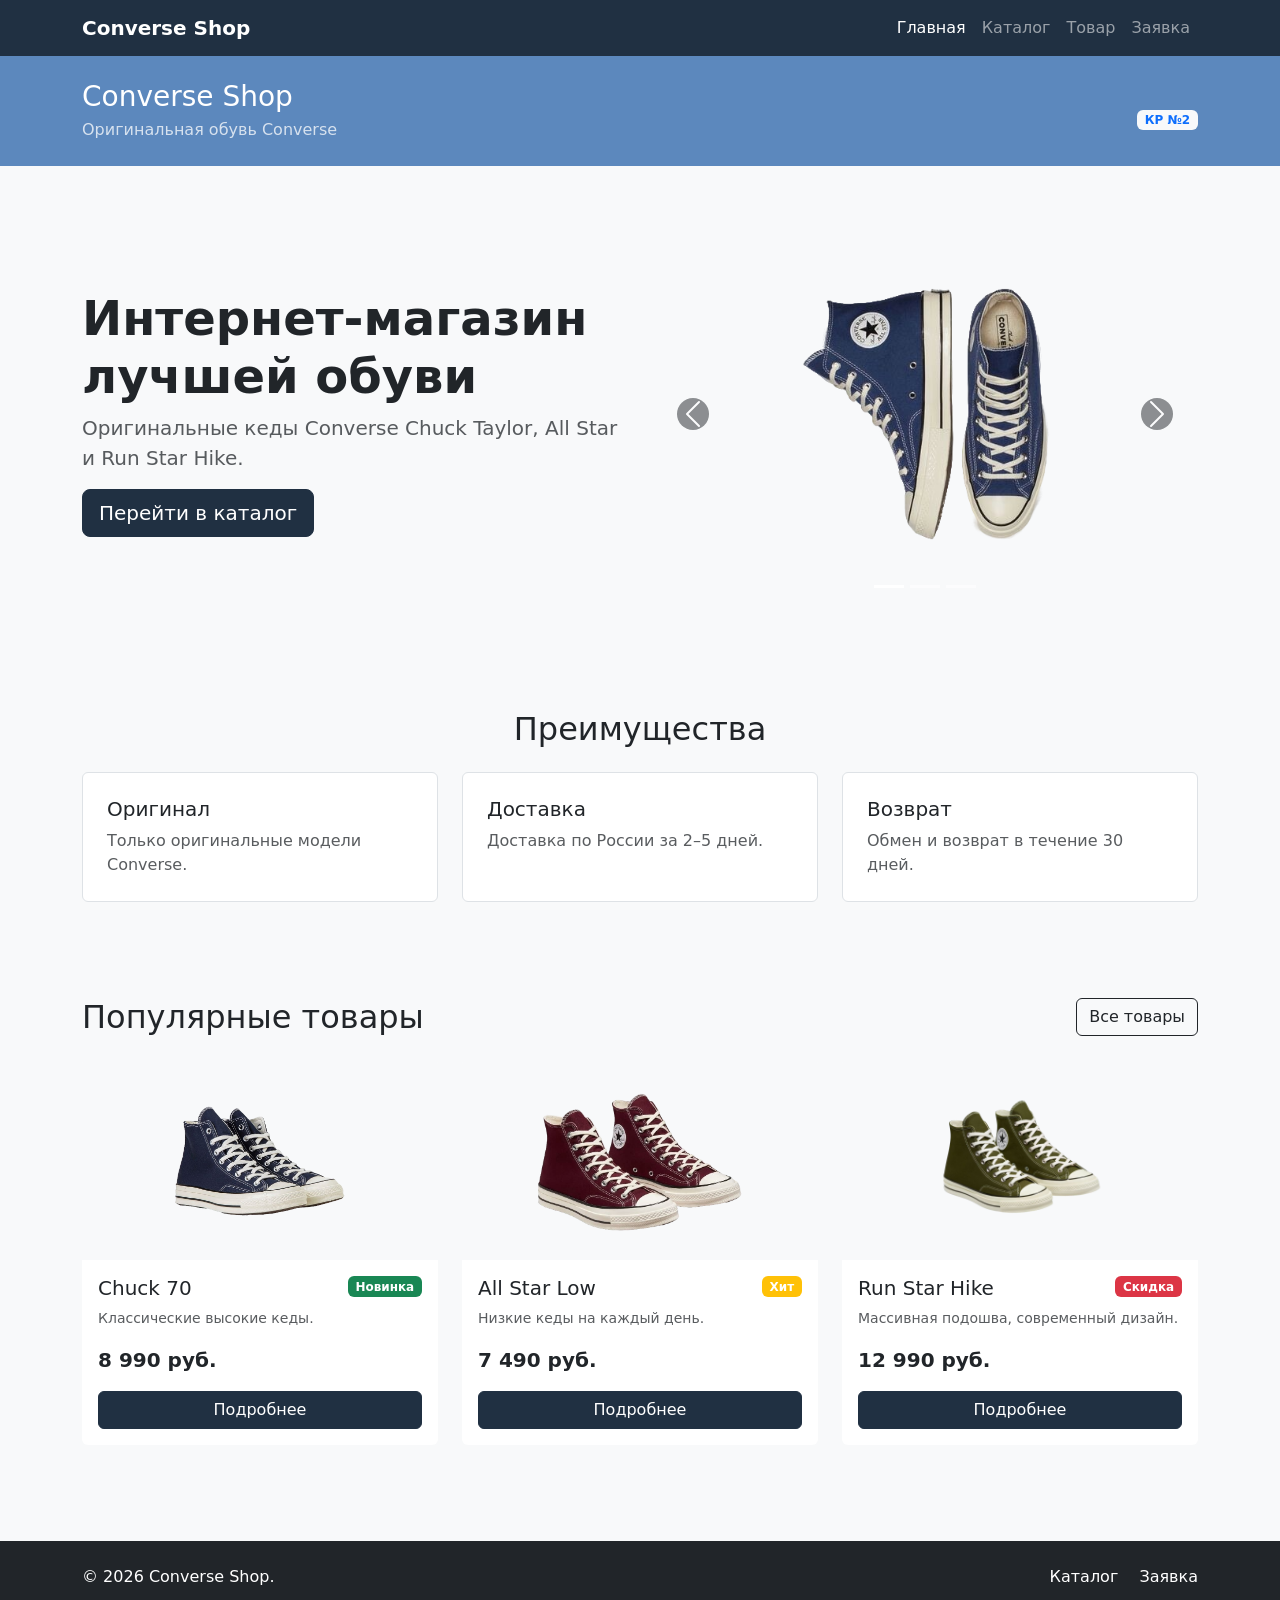
<file: index.html>
<!doctype html>
<html lang="ru">
  <head>
    <meta charset="UTF-8" />
    <meta name="viewport" content="width=device-width, initial-scale=1.0" />
    <title>Главная - Converse Shop</title>
    <link rel="stylesheet" href="css/bootstrap.min.css" />
    <link rel="stylesheet" href="css/custom.css" />
  </head>
  <body class="bg-light">
    <nav class="navbar navbar-expand-lg navbar-dark bg-brand-dark">
      <!--container ограничивает ширину и центрирует-->
      <div class="container">
        <a class="navbar-brand fw-bold" href="index.html">Converse Shop</a>
        <!--Бургерная кнопка на мобильных экранах-->
        <button
          class="navbar-toggler"
          type="button"
          data-bs-toggle="collapse"
          data-bs-target="#mainNavbar"
        >
          <span class="navbar-toggler-icon"></span>
        </button>
        <!--класс collapse позволяет сворачивать меню-->
        <div class="collapse navbar-collapse" id="mainNavbar">
          <ul class="navbar-nav ms-auto">
            <li class="nav-item">
              <!--active класс - указывает на текущую страницу-->
              <a class="nav-link active" href="index.html">Главная</a>
            </li>
            <li class="nav-item">
              <a class="nav-link" href="catalog.html">Каталог</a>
            </li>
            <li class="nav-item">
              <a class="nav-link" href="product.html">Товар</a>
            </li>
            <li class="nav-item">
              <a class="nav-link" href="order.html">Заявка</a>
            </li>
          </ul>
        </div>
      </div>
    </nav>

    <header class="bg-brand-header text-white py-4">
      <div class="container">
        <div class="row align-items-center">
          <div class="col-12 col-md-8">
            <h1 class="h3 mb-1">Converse Shop</h1>
            <p class="mb-0 opacity-75">Оригинальная обувь Converse</p>
          </div>
          <div class="col-12 col-md-4 text-md-end mt-3">
            <span class="badge bg-light text-primary">КР №2</span>
          </div>
        </div>
      </div>
    </header>

    <section class="container my-5">
      <div class="row align-items-center g-4">
        <div class="col-12 col-lg-6">
          <h2 class="display-5 fw-bold">Интернет-магазин лучшей обуви</h2>
          <p class="lead text-muted">
            Оригинальные кеды Converse Chuck Taylor, All Star и Run Star Hike.
          </p>
          <a class="btn btn-brand btn-lg" href="catalog.html"
            >Перейти в каталог</a
          >
        </div>
        <div class="col-12 col-lg-6">
          <div id="heroCarousel" class="carousel slide" data-bs-ride="carousel">
            <div class="carousel-indicators">
              <button
                type="button"
                data-bs-target="#heroCarousel"
                data-bs-slide-to="0"
                class="active"
              ></button>
              <button
                type="button"
                data-bs-target="#heroCarousel"
                data-bs-slide-to="1"
              ></button>
              <button
                type="button"
                data-bs-target="#heroCarousel"
                data-bs-slide-to="2"
              ></button>
            </div>
            <div class="carousel-inner">
              <div class="carousel-item active">
                <img
                  src="img/blue_converse-no-bg.png"
                  class="d-block w-100 bg-light"
                  alt="Синие кеды Converse"
                />
              </div>
              <div class="carousel-item">
                <img
                  src="img/item_1_no_bg.png"
                  class="d-block w-100 bg-light"
                  alt="Converse 2"
                />
              </div>
              <div class="carousel-item">
                <img
                  src="img/item_2_no_bg.png"
                  class="d-block w-100 bg-light"
                  alt="Converse 3"
                />
              </div>
            </div>
            <button
              class="carousel-control-prev"
              type="button"
              data-bs-target="#heroCarousel"
              data-bs-slide="prev"
            >
              <span
                class="carousel-control-prev-icon bg-dark rounded-circle"
              ></span>
            </button>
            <button
              class="carousel-control-next"
              type="button"
              data-bs-target="#heroCarousel"
              data-bs-slide="next"
            >
              <span
                class="carousel-control-next-icon bg-dark rounded-circle"
              ></span>
            </button>
          </div>
        </div>
      </div>
    </section>

    <section class="container my-5">
      <h2 class="text-center mb-4">Преимущества</h2>
      <div class="row g-4">
        <div class="col-12 col-md-4">
          <div class="p-4 border rounded h-100 bg-white">
            <h3 class="h5">Оригинал</h3>
            <p class="mb-0 text-muted">Только оригинальные модели Converse.</p>
          </div>
        </div>
        <div class="col-12 col-md-4">
          <div class="p-4 border rounded h-100 bg-white">
            <h3 class="h5">Доставка</h3>
            <p class="mb-0 text-muted">Доставка по России за 2–5 дней.</p>
          </div>
        </div>
        <div class="col-12 col-md-4">
          <div class="p-4 border rounded h-100 bg-white">
            <h3 class="h5">Возврат</h3>
            <p class="mb-0 text-muted">Обмен и возврат в течение 30 дней.</p>
          </div>
        </div>
      </div>
    </section>

    <section class="container my-5">
      <div class="d-flex justify-content-between align-items-center mb-4">
        <h2 class="mb-0">Популярные товары</h2>
        <a class="btn btn-outline-dark" href="catalog.html">Все товары</a>
      </div>

      <div class="row g-4">
        <div class="col-12 col-md-6 col-lg-4">
          <div class="card h-100 border-0">
            <img
              src="img/item_1_no_bg.png"
              class="card-img-top p-3 bg-light"
              alt="Chuck 70"
            />
            <div class="card-body d-flex flex-column">
              <div
                class="d-flex justify-content-between align-items-start mb-2"
              >
                <h3 class="h5 card-title mb-0">Chuck 70</h3>
                <span class="badge bg-success">Новинка</span>
              </div>
              <p class="card-text text-muted small">
                Классические высокие кеды.
              </p>
              <p class="fw-bold fs-5 mt-auto mb-3">8 990 руб.</p>
              <a class="btn btn-brand w-100" href="product.html">Подробнее</a>
            </div>
          </div>
        </div>

        <div class="col-12 col-md-6 col-lg-4">
          <div class="card h-100 border-0">
            <img
              src="img/item_2_no_bg.png"
              class="card-img-top p-3 bg-light"
              alt="All Star Low"
            />
            <div class="card-body d-flex flex-column">
              <div
                class="d-flex justify-content-between align-items-start mb-2"
              >
                <h3 class="h5 card-title mb-0">All Star Low</h3>
                <span class="badge bg-warning">Хит</span>
              </div>
              <p class="card-text text-muted small">
                Низкие кеды на каждый день.
              </p>
              <p class="fw-bold fs-5 mt-auto mb-3">7 490 руб.</p>
              <a class="btn btn-brand w-100" href="product.html">Подробнее</a>
            </div>
          </div>
        </div>

        <div class="col-12 col-md-6 col-lg-4">
          <div class="card h-100 border-0">
            <img
              src="img/item_3_no_bg.png"
              class="card-img-top p-3 bg-light"
              alt="Run Star Hike"
            />
            <div class="card-body d-flex flex-column">
              <div
                class="d-flex justify-content-between align-items-start mb-2"
              >
                <h3 class="h5 card-title mb-0">Run Star Hike</h3>
                <span class="badge bg-danger">Скидка</span>
              </div>
              <p class="card-text text-muted small">
                Массивная подошва, современный дизайн.
              </p>
              <p class="fw-bold fs-5 mt-auto mb-3">12 990 руб.</p>
              <a class="btn btn-brand w-100" href="product.html">Подробнее</a>
            </div>
          </div>
        </div>
      </div>
    </section>

    <footer class="bg-dark text-white py-4 mt-5">
      <div class="container">
        <div class="row align-items-center g-3">
          <div class="col-12 col-md-6">
            <p class="mb-0">&copy; 2026 Converse Shop.</p>
          </div>
          <div class="col-12 col-md-6 text-md-end">
            <a class="text-white text-decoration-none me-3" href="catalog.html"
              >Каталог</a
            >
            <a class="text-white text-decoration-none" href="order.html"
              >Заявка</a
            >
          </div>
        </div>
      </div>
    </footer>

    <script src="js/bootstrap.bundle.min.js"></script>
  </body>
</html>
</file>
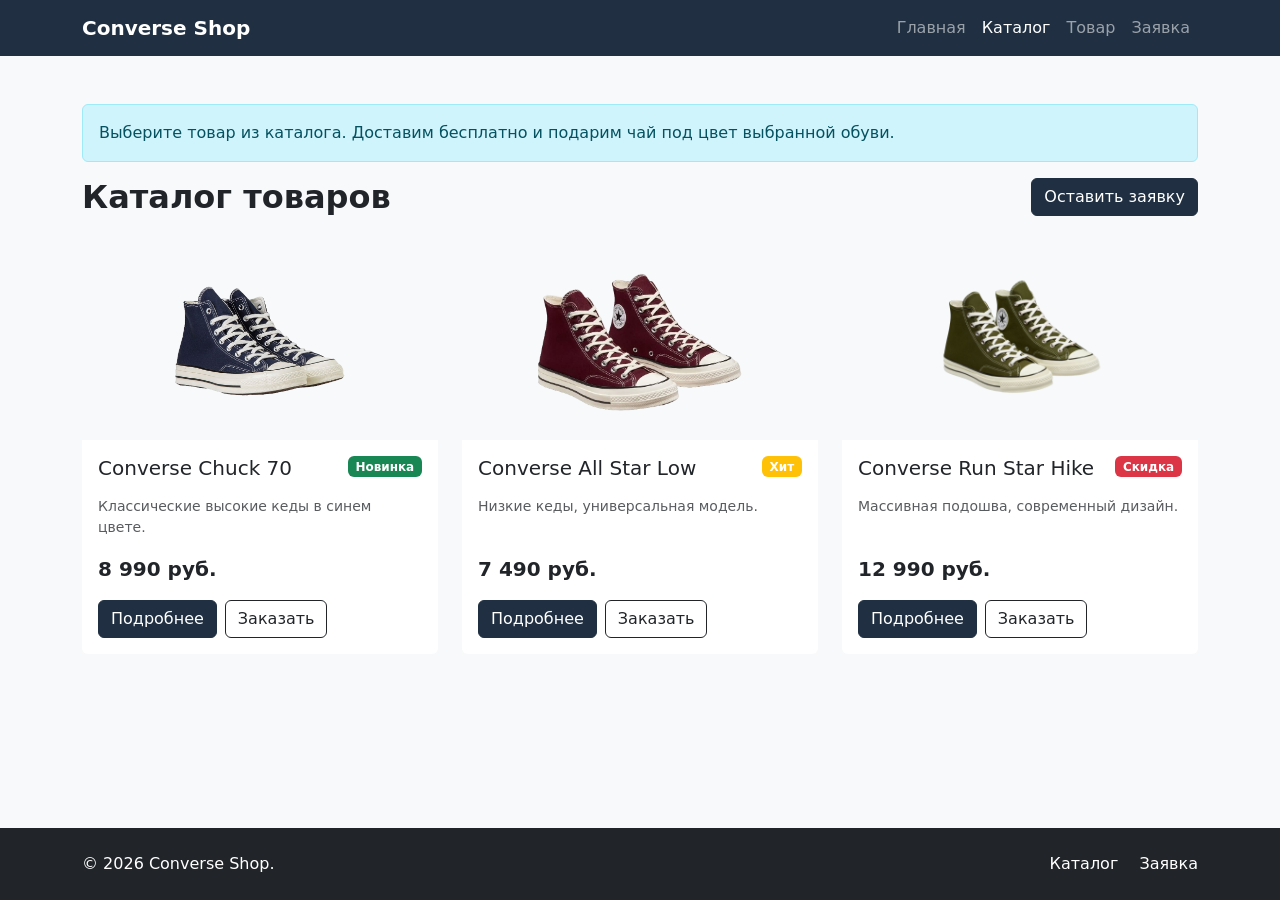
<file: catalog.html>
<!doctype html>
<html lang="ru">
  <head>
    <meta charset="UTF-8" />
    <meta name="viewport" content="width=device-width, initial-scale=1.0" />
    <title>Каталог — Converse Shop</title>
    <link rel="stylesheet" href="css/bootstrap.min.css" />
    <link rel="stylesheet" href="css/custom.css" />
  </head>
  <body class="bg-light">
    <nav class="navbar navbar-expand-lg navbar-dark bg-brand-dark">
      <div class="container">
        <a class="navbar-brand fw-bold" href="index.html">Converse Shop</a>
        <button
          class="navbar-toggler"
          type="button"
          data-bs-toggle="collapse"
          data-bs-target="#mainNavbar"
        >
          <span class="navbar-toggler-icon"></span>
        </button>
        <div class="collapse navbar-collapse" id="mainNavbar">
          <ul class="navbar-nav ms-auto">
            <li class="nav-item">
              <a class="nav-link" href="index.html">Главная</a>
            </li>
            <li class="nav-item">
              <a class="nav-link active" href="catalog.html">Каталог</a>
            </li>
            <li class="nav-item">
              <a class="nav-link" href="product.html">Товар</a>
            </li>
            <li class="nav-item">
              <a class="nav-link" href="order.html">Заявка</a>
            </li>
          </ul>
        </div>
      </div>
    </nav>

    <main class="container my-5">
      <div class="alert alert-info" role="alert">
        Выберите товар из каталога. Доставим бесплатно и подарим чай под цвет
        выбранной обуви.
      </div>

      <div class="d-flex justify-content-between align-items-center mb-4">
        <h1 class="h2 mb-0 fw-bold">Каталог товаров</h1>
        <a class="btn btn-brand" href="order.html">Оставить заявку</a>
      </div>

      <div class="row g-4">
        <div class="col-12 col-md-6 col-lg-4">
          <div class="card h-100 border-0">
            <img
              src="img/item_1_no_bg.png"
              class="card-img-top p-3 bg-light"
              alt="Converse Chuck 70"
              style="height: 200px; object-fit: contain"
            />
            <div class="card-body d-flex flex-column">
              <div
                class="d-flex justify-content-between align-items-start mb-3"
              >
                <h2 class="card-title h5 mb-0">Converse Chuck 70</h2>
                <span class="badge bg-success">Новинка</span>
              </div>
              <p class="card-text text-muted small">
                Классические высокие кеды в синем цвете.
              </p>
              <p class="fw-bold fs-5 mt-auto mb-3">8 990 руб.</p>
              <div class="d-flex gap-2">
                <a class="btn btn-brand" href="product.html">Подробнее</a>
                <a class="btn btn-outline-dark" href="order.html"> Заказать </a>
              </div>
            </div>
          </div>
        </div>

        <div class="col-12 col-md-6 col-lg-4">
          <div class="card h-100 border-0">
            <img
              src="img/item_2_no_bg.png"
              class="card-img-top p-3 bg-light"
              alt="Converse All Star Low"
              style="height: 200px; object-fit: contain"
            />
            <div class="card-body d-flex flex-column">
              <div
                class="d-flex justify-content-between align-items-start mb-3"
              >
                <h2 class="card-title h5 mb-0">Converse All Star Low</h2>
                <span class="badge bg-warning">Хит</span>
              </div>
              <p class="card-text text-muted small">
                Низкие кеды, универсальная модель.
              </p>
              <p class="fw-bold fs-5 mt-auto mb-3">7 490 руб.</p>
              <div class="d-flex gap-2">
                <a class="btn btn-brand" href="product.html">Подробнее</a>
                <a class="btn btn-outline-dark" href="order.html"> Заказать </a>
              </div>
            </div>
          </div>
        </div>

        <div class="col-12 col-md-6 col-lg-4">
          <div class="card h-100 border-0">
            <img
              src="img/item_3_no_bg.png"
              class="card-img-top p-3 bg-light"
              alt="Converse Run Star Hike"
              style="height: 200px; object-fit: contain"
            />
            <div class="card-body d-flex flex-column">
              <div
                class="d-flex justify-content-between align-items-start mb-3"
              >
                <h2 class="card-title h5 mb-0">Converse Run Star Hike</h2>
                <span class="badge bg-danger">Скидка</span>
              </div>
              <p class="card-text text-muted small">
                Массивная подошва, современный дизайн.
              </p>
              <p class="fw-bold fs-5 mt-auto mb-3">12 990 руб.</p>
              <div class="d-flex gap-2">
                <a class="btn btn-brand" href="product.html">Подробнее</a>
                <a class="btn btn-outline-dark" href="order.html"> Заказать </a>
              </div>
            </div>
          </div>
        </div>
      </div>
    </main>

    <footer class="bg-dark text-white py-4 mt-5">
      <div class="container">
        <div class="row align-items-center g-3">
          <div class="col-12 col-md-6">
            <p class="mb-0">&copy; 2026 Converse Shop.</p>
          </div>
          <div class="col-12 col-md-6 text-md-end">
            <a class="text-white text-decoration-none me-3" href="catalog.html"
              >Каталог</a
            >
            <a class="text-white text-decoration-none" href="order.html"
              >Заявка</a
            >
          </div>
        </div>
      </div>
    </footer>

    <script src="js/bootstrap.bundle.min.js"></script>
  </body>
</html>
</file>
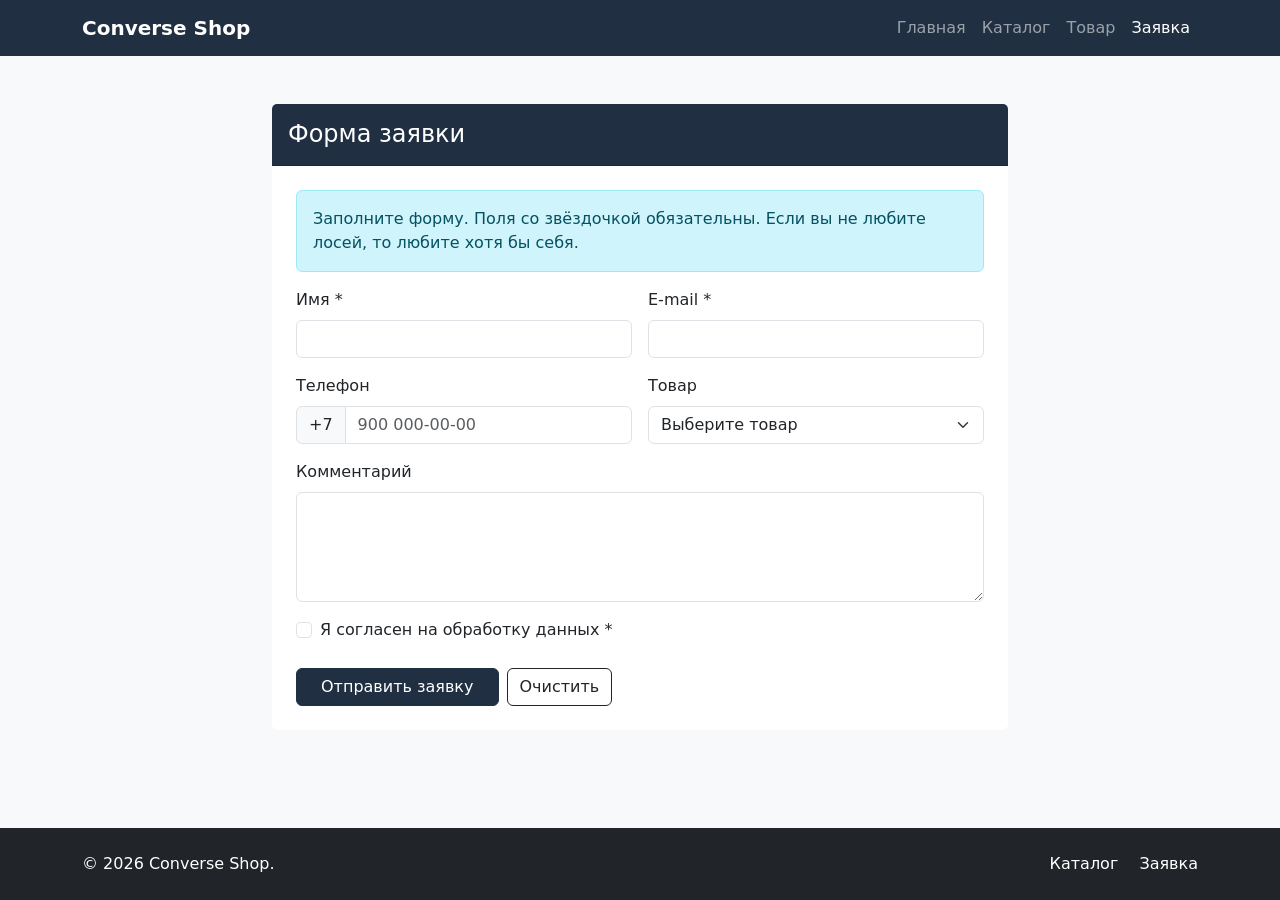
<file: order.html>
<!doctype html>
<html lang="ru">
  <head>
    <meta charset="UTF-8" />
    <meta name="viewport" content="width=device-width, initial-scale=1.0" />
    <title>Заявка — Converse Shop</title>
    <link rel="stylesheet" href="css/bootstrap.min.css" />
    <link rel="stylesheet" href="css/custom.css" />
  </head>
  <body class="bg-light">
    <nav class="navbar navbar-expand-lg navbar-dark bg-brand-dark">
      <div class="container">
        <a class="navbar-brand fw-bold" href="index.html">Converse Shop</a>
        <button
          class="navbar-toggler"
          type="button"
          data-bs-toggle="collapse"
          data-bs-target="#mainNavbar"
        >
          <span class="navbar-toggler-icon"></span>
        </button>
        <div class="collapse navbar-collapse" id="mainNavbar">
          <ul class="navbar-nav ms-auto">
            <li class="nav-item">
              <a class="nav-link" href="index.html">Главная</a>
            </li>
            <li class="nav-item">
              <a class="nav-link" href="catalog.html">Каталог</a>
            </li>
            <li class="nav-item">
              <a class="nav-link" href="product.html">Товар</a>
            </li>
            <li class="nav-item">
              <a class="nav-link active" href="order.html">Заявка</a>
            </li>
          </ul>
        </div>
      </div>
    </nav>

    <main class="container my-5">
      <div class="row justify-content-center">
        <div class="col-12 col-lg-8">
          <div class="card border-0">
            <div class="card-header bg-brand-dark text-white py-3">
              <h1 class="h4 mb-0">Форма заявки</h1>
            </div>

            <div class="card-body p-4">
              <div class="alert alert-info" role="alert">
                Заполните форму. Поля со звёздочкой обязательны. Если вы не
                любите лосей, то любите хотя бы себя.
              </div>

              <form action="order.html" method="get">
                <div class="row g-3">
                  <div class="col-12 col-md-6">
                    <label for="order-name" class="form-label">Имя *</label>
                    <input
                      id="order-name"
                      name="name"
                      type="text"
                      class="form-control"
                      required
                    />
                  </div>

                  <div class="col-12 col-md-6">
                    <label for="order-email" class="form-label">E-mail *</label>
                    <input
                      id="order-email"
                      name="email"
                      type="email"
                      class="form-control"
                      required
                    />
                  </div>

                  <div class="col-12 col-md-6">
                    <label for="order-phone" class="form-label">Телефон</label>
                    <div class="input-group">
                      <span class="input-group-text">+7</span>
                      <input
                        id="order-phone"
                        name="phone"
                        type="tel"
                        class="form-control"
                        placeholder="900 000-00-00"
                      />
                    </div>
                  </div>

                  <div class="col-12 col-md-6">
                    <label for="order-product" class="form-label">Товар</label>
                    <select
                      id="order-product"
                      name="product"
                      class="form-select"
                    >
                      <option selected value="">Выберите товар</option>
                      <option value="chuck-70">Chuck 70</option>
                      <option value="all-star-low">All Star Low</option>
                      <option value="run-star-hike">Run Star Hike</option>
                    </select>
                  </div>

                  <div class="col-12">
                    <label for="order-comment" class="form-label"
                      >Комментарий</label
                    >
                    <textarea
                      id="order-comment"
                      name="comment"
                      class="form-control"
                      rows="4"
                    ></textarea>
                  </div>

                  <div class="col-12">
                    <div class="form-check">
                      <input
                        id="order-agree"
                        name="agree"
                        class="form-check-input"
                        type="checkbox"
                        required
                      />
                      <label class="form-check-label" for="order-agree">
                        Я согласен на обработку данных *
                      </label>
                    </div>
                  </div>

                  <div class="col-12 d-flex gap-2 mt-4">
                    <button class="btn btn-brand px-4" type="submit">
                      Отправить заявку
                    </button>
                    <button class="btn btn-outline-dark" type="reset">
                      Очистить
                    </button>
                  </div>
                </div>
              </form>
            </div>
          </div>
        </div>
      </div>
    </main>

    <footer class="bg-dark text-white py-4 mt-5">
      <div class="container">
        <div class="row align-items-center g-3">
          <div class="col-12 col-md-6">
            <p class="mb-0">&copy; 2026 Converse Shop.</p>
          </div>
          <div class="col-12 col-md-6 text-md-end">
            <a class="text-white text-decoration-none me-3" href="catalog.html"
              >Каталог</a
            >
            <a class="text-white text-decoration-none" href="order.html"
              >Заявка</a
            >
          </div>
        </div>
      </div>
    </footer>

    <script src="js/bootstrap.bundle.min.js"></script>
  </body>
</html>
</file>
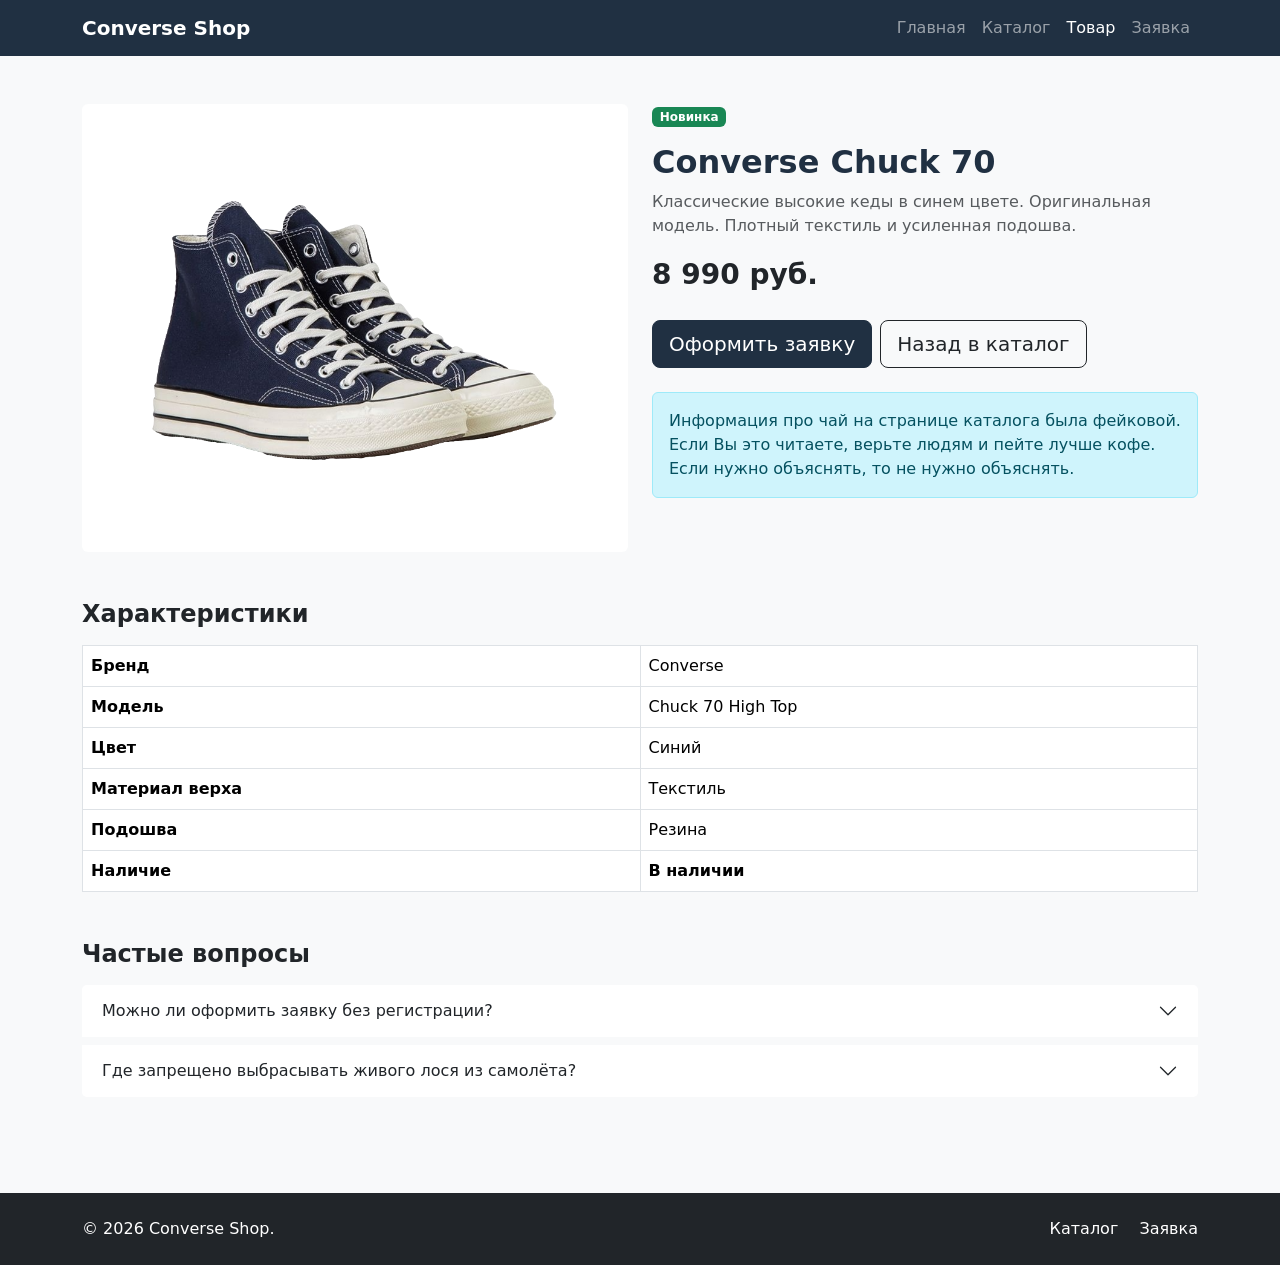
<file: product.html>
<!doctype html>
<html lang="ru">
  <head>
    <meta charset="UTF-8" />
    <meta name="viewport" content="width=device-width, initial-scale=1.0" />
    <title>Товар — Converse Shop</title>
    <link rel="stylesheet" href="css/bootstrap.min.css" />
    <link rel="stylesheet" href="css/custom.css" />
  </head>
  <body class="bg-light">
    <nav class="navbar navbar-expand-lg navbar-dark bg-brand-dark">
      <div class="container">
        <a class="navbar-brand fw-bold" href="index.html">Converse Shop</a>
        <button
          class="navbar-toggler"
          type="button"
          data-bs-toggle="collapse"
          data-bs-target="#mainNavbar"
        >
          <span class="navbar-toggler-icon"></span>
        </button>
        <div class="collapse navbar-collapse" id="mainNavbar">
          <ul class="navbar-nav ms-auto">
            <li class="nav-item">
              <a class="nav-link" href="index.html">Главная</a>
            </li>
            <li class="nav-item">
              <a class="nav-link" href="catalog.html">Каталог</a>
            </li>
            <li class="nav-item">
              <a class="nav-link active" href="product.html">Товар</a>
            </li>
            <li class="nav-item">
              <a class="nav-link" href="order.html">Заявка</a>
            </li>
          </ul>
        </div>
      </div>
    </nav>

    <main class="container my-5">
      <div class="row g-4">
        <div class="col-12 col-lg-6">
          <div class="card border-0 bg-white p-4 text-center">
            <img
              src="img/item_1_no_bg.png"
              alt="Converse Chuck 70"
              class="img-fluid product-image"
            />
          </div>
        </div>

        <div class="col-12 col-lg-6">
          <span class="badge bg-success mb-3">Новинка</span>
          <h1 class="h2 fw-bold text-brand-dark">Converse Chuck 70</h1>
          <p class="text-muted">
            Классические высокие кеды в синем цвете. Оригинальная модель.
            Плотный текстиль и усиленная подошва.
          </p>
          <p class="fs-3 fw-bold mb-4">8 990 руб.</p>

          <div class="d-flex gap-2 mb-4">
            <a class="btn btn-brand btn-lg" href="order.html"
              >Оформить заявку</a
            >
            <a class="btn btn-outline-dark btn-lg" href="catalog.html"
              >Назад в каталог</a
            >
          </div>

          <div class="alert alert-info" role="alert">
            Информация про чай на странице каталога была фейковой. Если Вы это
            читаете, верьте людям и пейте лучше кофе. Если нужно объяснять, то
            не нужно объяснять.
          </div>
        </div>
      </div>

      <section class="mt-5">
        <h2 class="h4 mb-3 fw-bold">Характеристики</h2>
        <div class="table-responsive">
          <table class="table table-bordered bg-white mb-0">
            <tbody>
              <tr>
                <th scope="row" class="w-50">Бренд</th>
                <td>Converse</td>
              </tr>
              <tr>
                <th scope="row">Модель</th>
                <td>Chuck 70 High Top</td>
              </tr>
              <tr>
                <th scope="row">Цвет</th>
                <td>Синий</td>
              </tr>
              <tr>
                <th scope="row">Материал верха</th>
                <td>Текстиль</td>
              </tr>
              <tr>
                <th scope="row">Подошва</th>
                <td>Резина</td>
              </tr>
              <tr>
                <th scope="row">Наличие</th>
                <td><span class="fw-bold">В наличии</span></td>
              </tr>
            </tbody>
          </table>
        </div>
      </section>

      <section class="mt-5">
        <h2 class="h4 mb-3 fw-bold">Частые вопросы</h2>
        <div class="accordion" id="faqAccordion">
          <div class="accordion-item border-0 mb-2">
            <h3 class="accordion-header">
              <button
                class="accordion-button collapsed"
                type="button"
                data-bs-toggle="collapse"
                data-bs-target="#faqOne"
                aria-expanded="false"
              >
                Можно ли оформить заявку без регистрации?
              </button>
            </h3>
            <div
              id="faqOne"
              class="accordion-collapse collapse"
              data-bs-parent="#faqAccordion"
            >
              <div class="accordion-body">
                Да, в учебном проекте заявка оформляется без регистрации. Просто
                заполните форму на странице «Заявка».
              </div>
            </div>
          </div>
          <div class="accordion-item border-0">
            <h3 class="accordion-header">
              <button
                class="accordion-button collapsed"
                type="button"
                data-bs-toggle="collapse"
                data-bs-target="#faqTwo"
                aria-expanded="false"
              >
                Где запрещено выбрасывать живого лося из самолёта?
              </button>
            </h3>
            <div
              id="faqTwo"
              class="accordion-collapse collapse"
              data-bs-parent="#faqAccordion"
            >
              <div class="accordion-body">Аляска. Любите лосей.</div>
            </div>
          </div>
        </div>
      </section>
    </main>

    <footer class="bg-dark text-white py-4 mt-5">
      <div class="container">
        <div class="row align-items-center g-3">
          <div class="col-12 col-md-6">
            <p class="mb-0">&copy; 2026 Converse Shop.</p>
          </div>
          <div class="col-12 col-md-6 text-md-end">
            <a class="text-white text-decoration-none me-3" href="catalog.html"
              >Каталог</a
            >
            <a class="text-white text-decoration-none" href="order.html"
              >Заявка</a
            >
          </div>
        </div>
      </div>
    </footer>

    <script src="js/bootstrap.bundle.min.js"></script>
  </body>
</html>
</file>
<file: css/custom.css>
body {
  min-height: 100vh;
  display: flex;
  flex-direction: column;
}

main {
  flex: 1;
}

.bg-brand-dark {
  background-color: rgb(32, 48, 66);
}
.bg-brand-header {
  background-color: rgb(92, 136, 189);
}
.text-brand-dark {
  color: rgb(32, 48, 66);
}
.btn-brand {
  background-color: rgb(32, 48, 66);
  color: white;
  border: 1px solid rgb(32, 48, 66);
}
.btn-brand:hover {
  background-color: white;
  color: rgb(32, 48, 66);
  border-color: rgb(32, 48, 66);
}

/* Анимация карточек */
.card {
  transition:
    transform 0.2s,
    box-shadow 0.2s;
}
.card:hover {
  transform: translateY(-5px);
  box-shadow: 0 8px 16px rgba(0, 0, 0, 0.1);
}

/* Изображения в карусели */
.carousel-item img {
  height: 400px;
  object-fit: contain;
}
/* Изображения в карточках каталога */
.card-img-top {
  height: 200px;
  object-fit: contain;
}
/* Большое изображение на странице товара */
.product-image {
  max-height: 400px;
  object-fit: contain;
}
</file>
